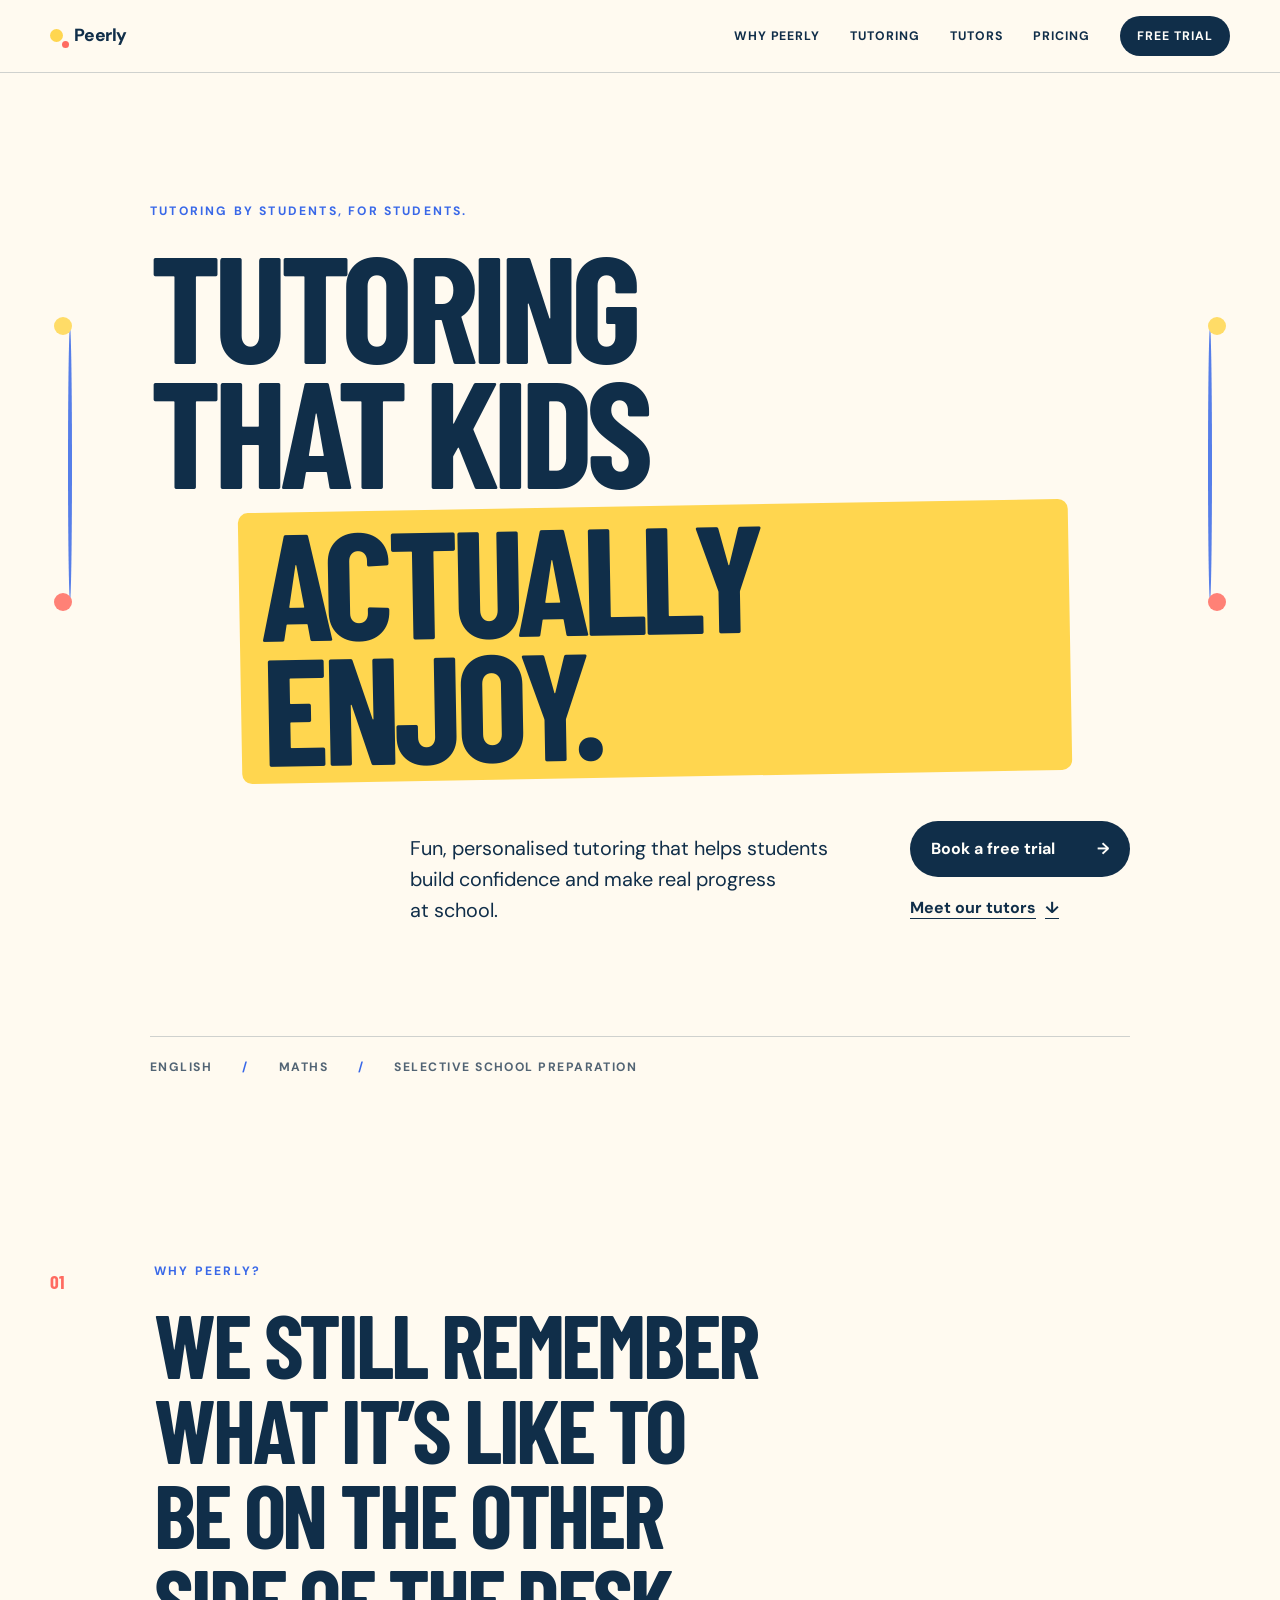
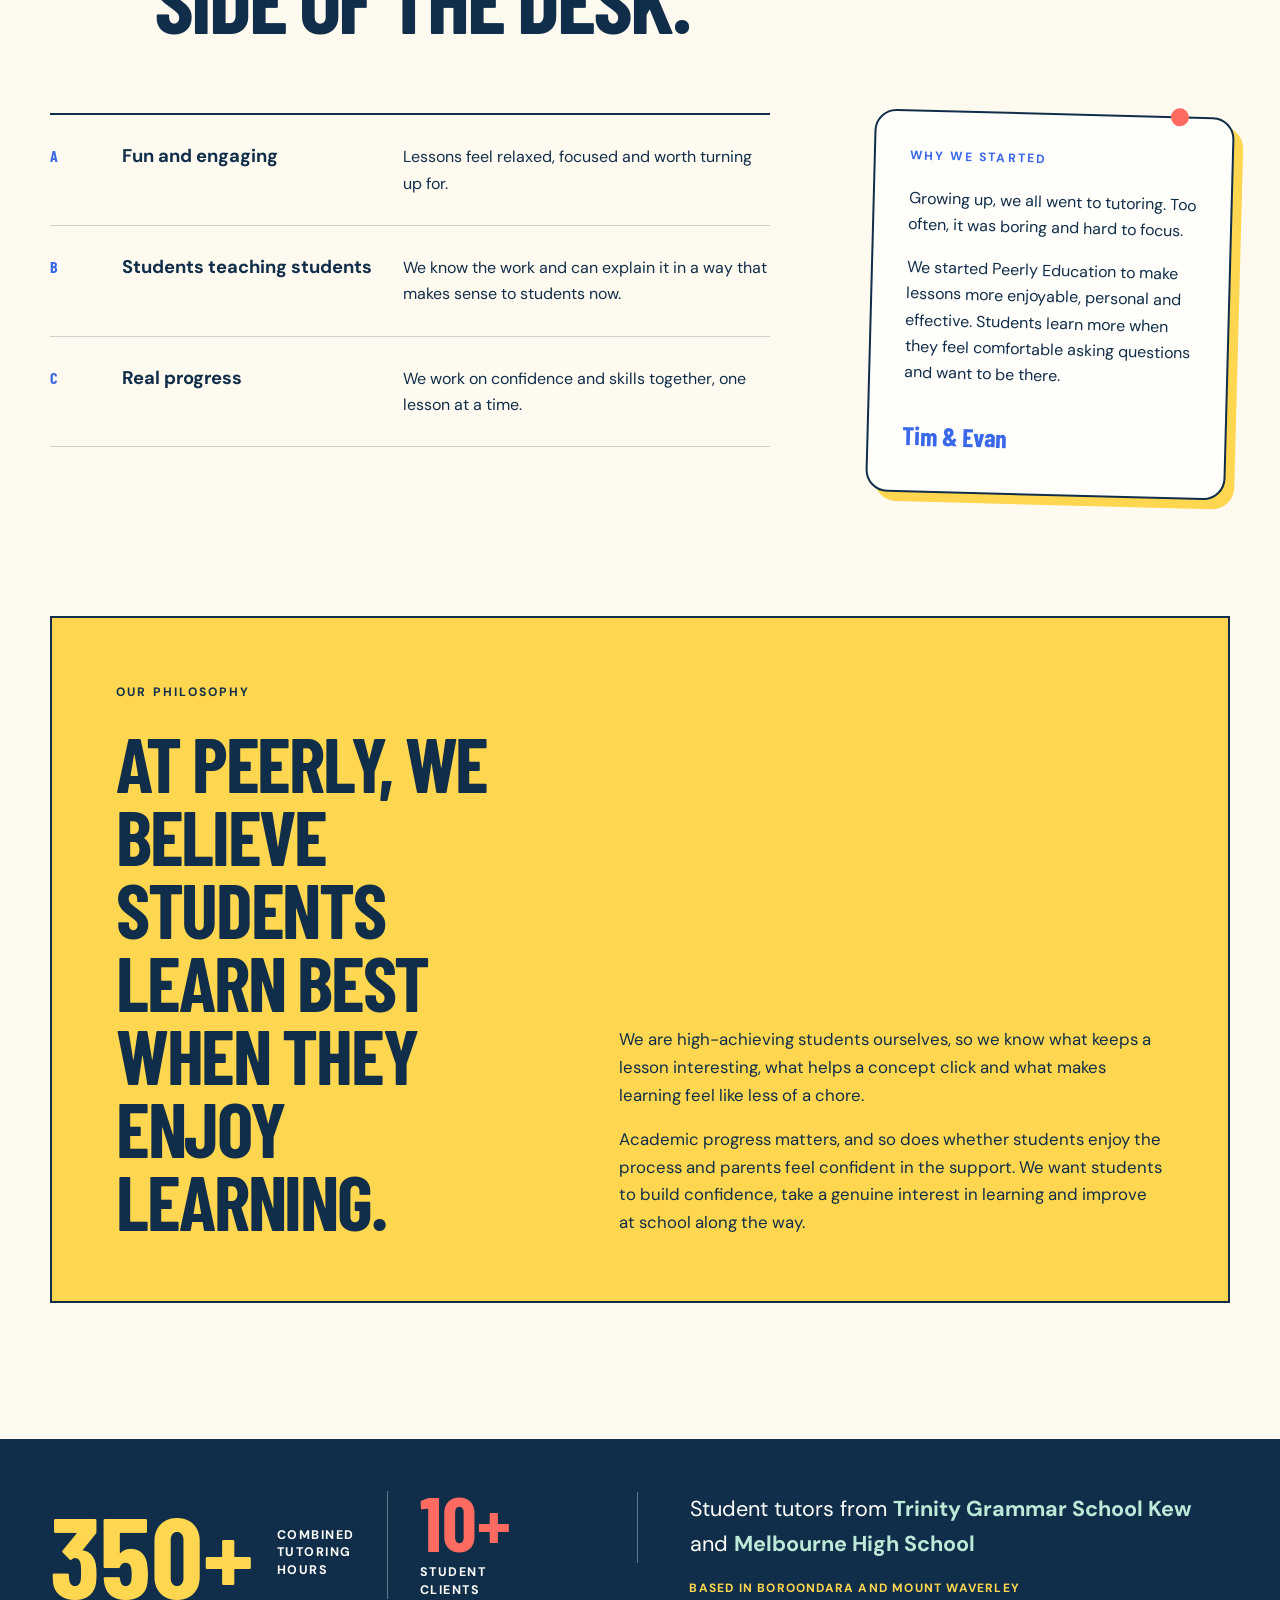
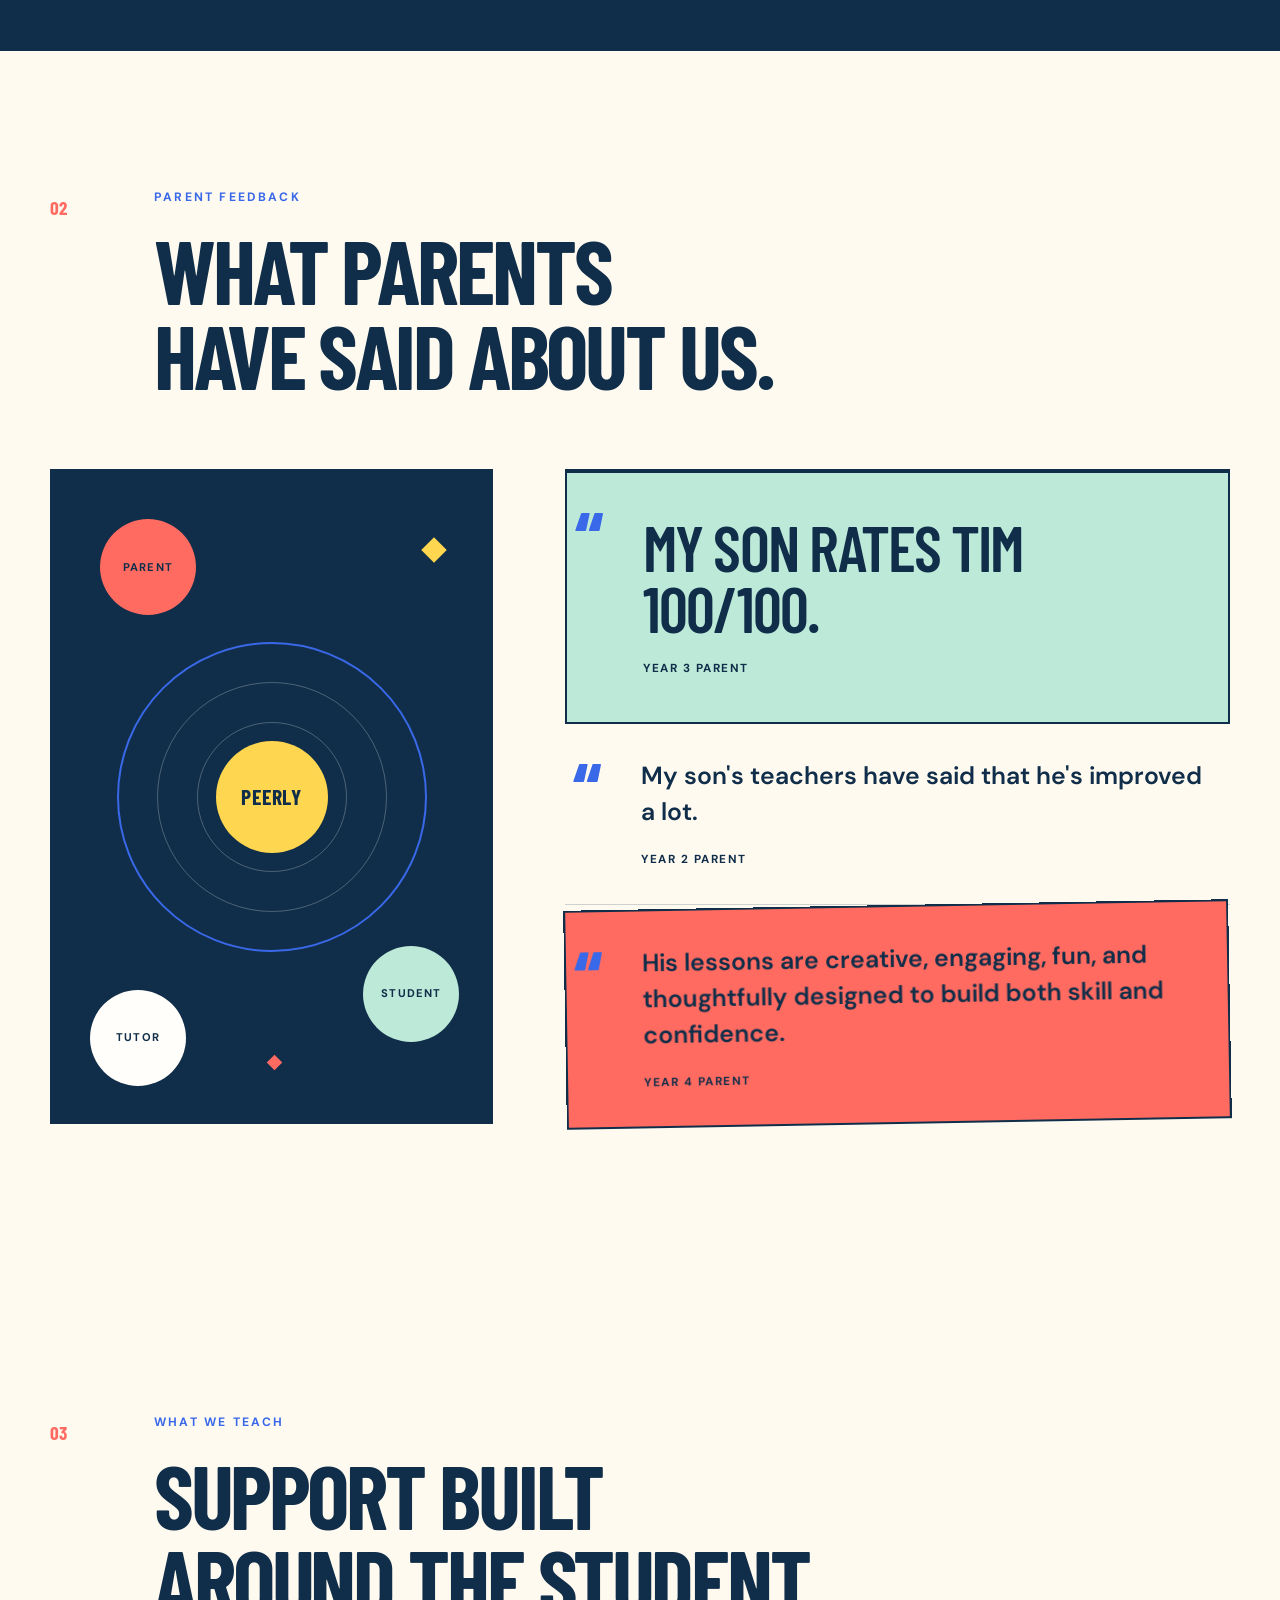
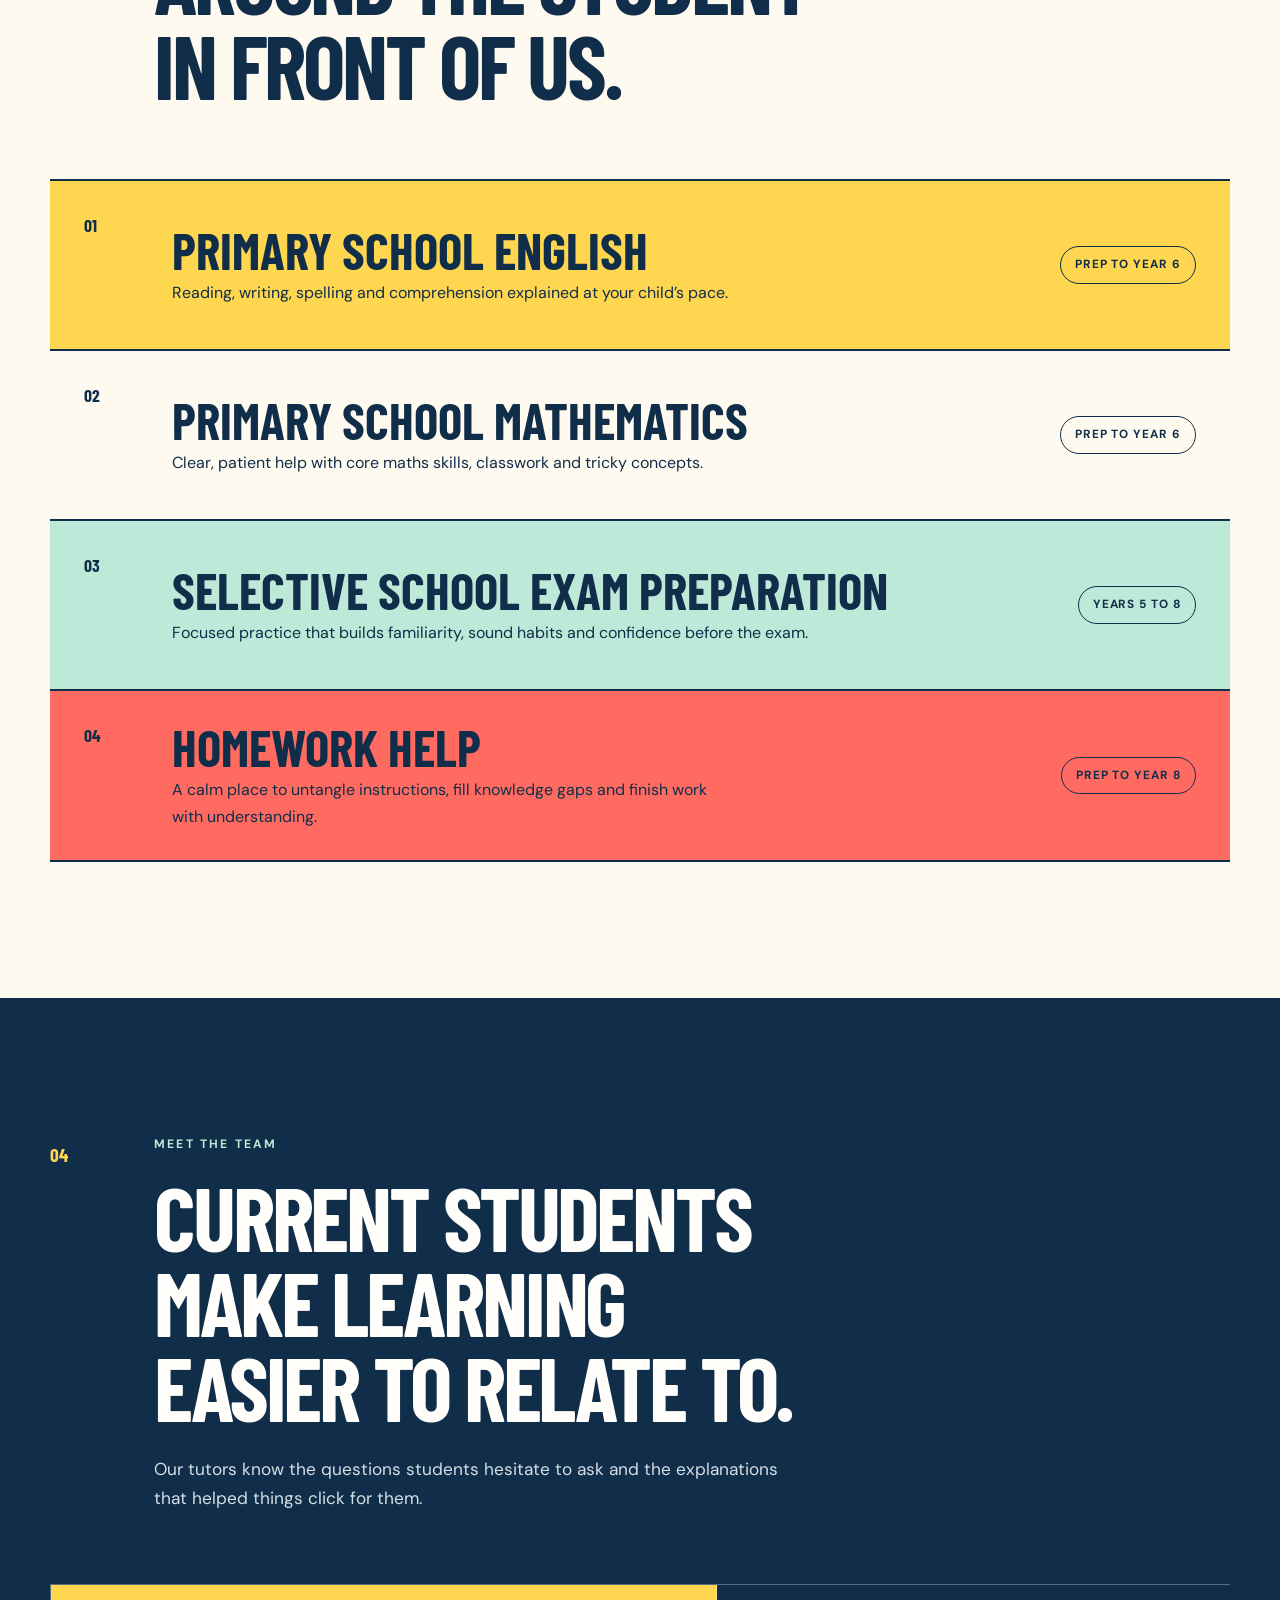
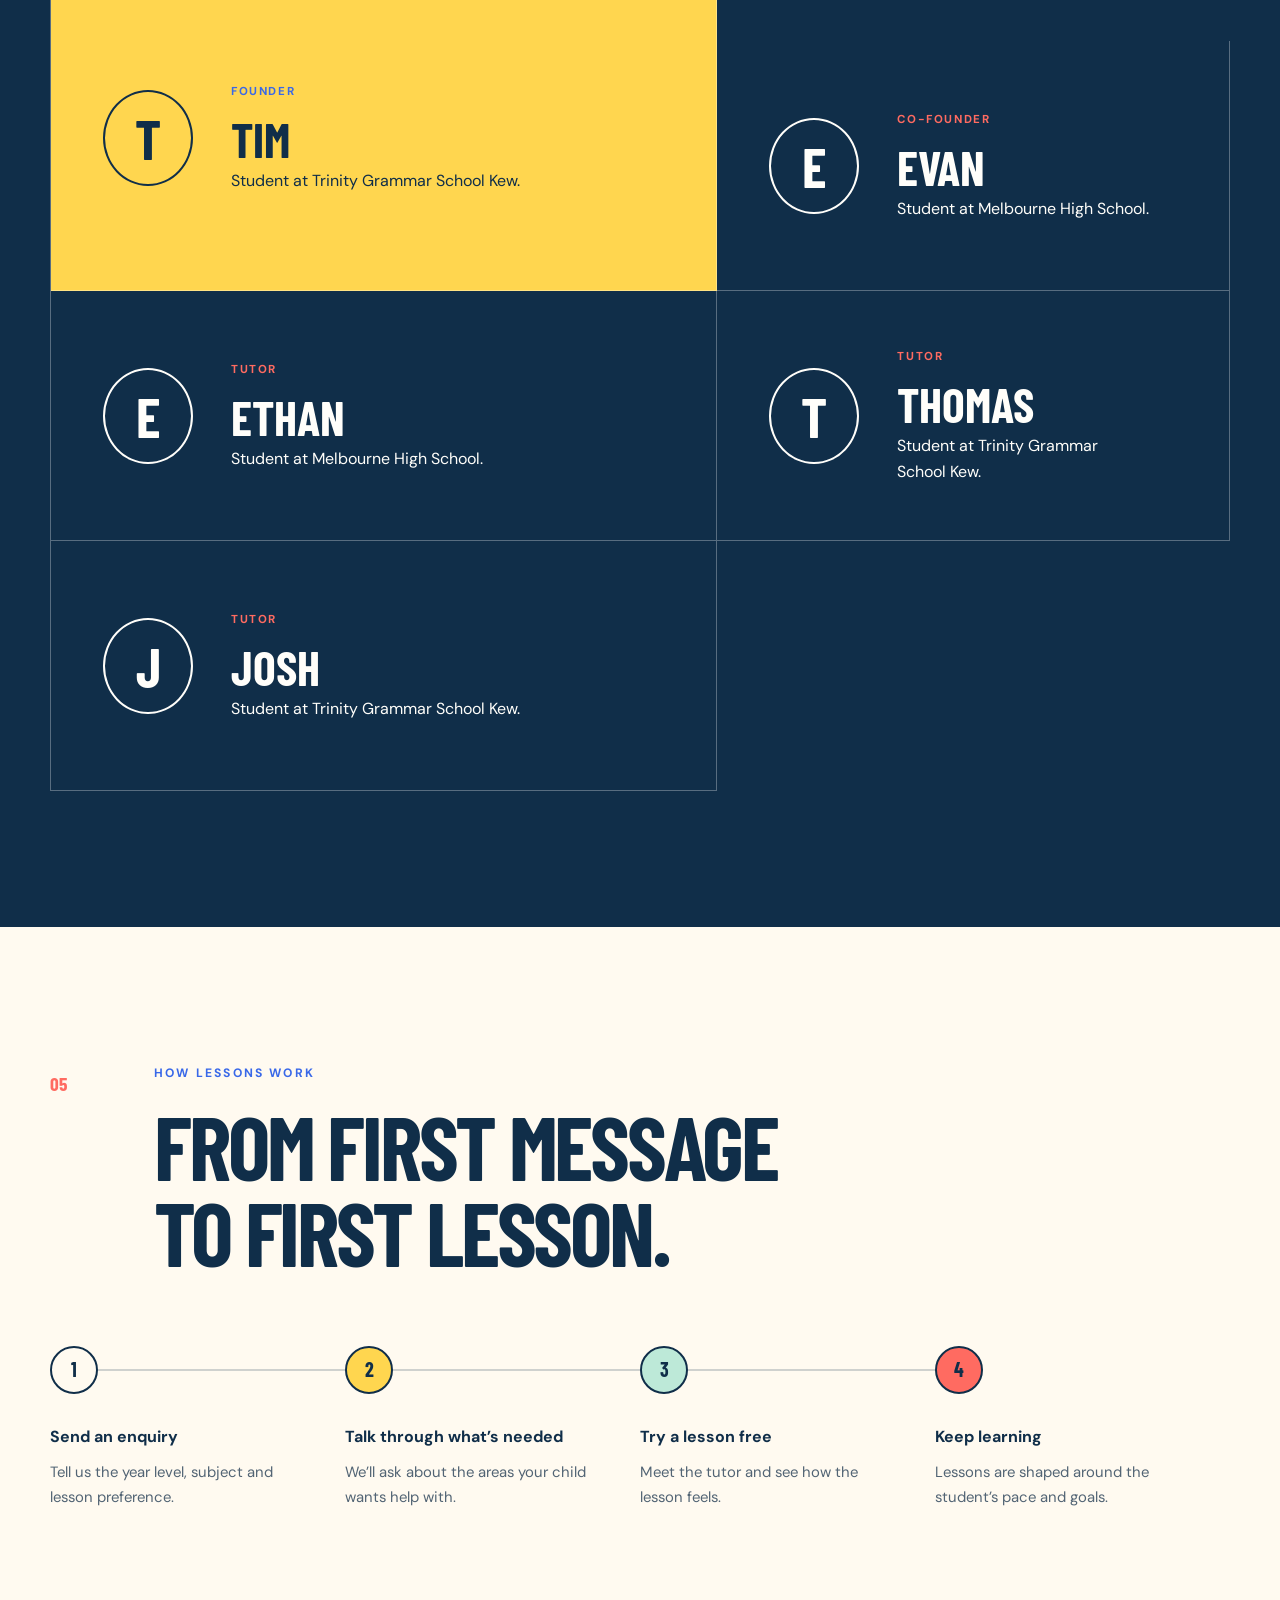
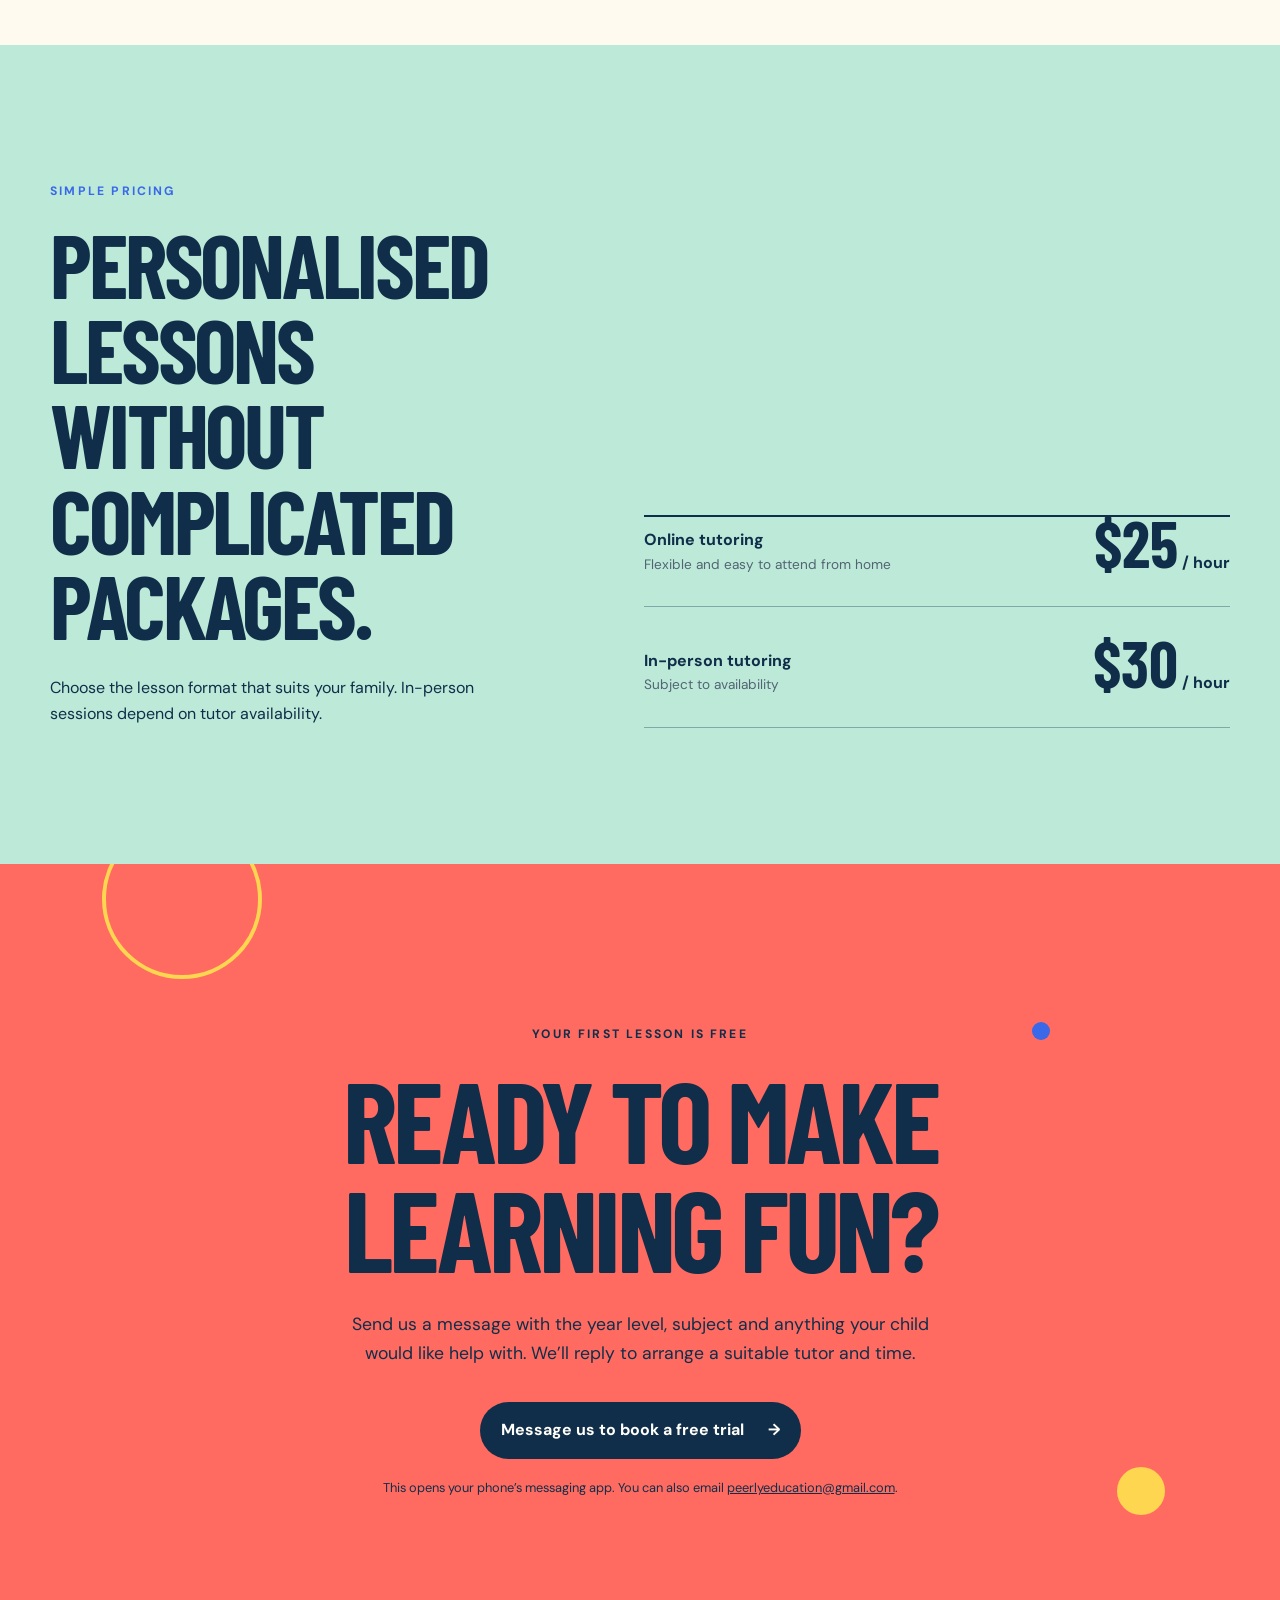
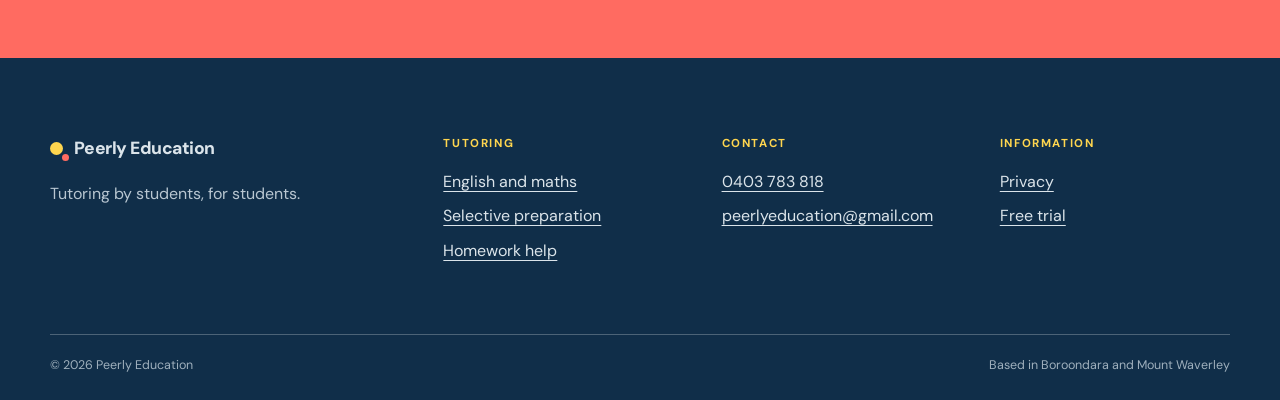
<file: index.html>
<!doctype html>
<html lang="en-AU">
<head>
  <meta charset="utf-8">
  <meta name="viewport" content="width=device-width, initial-scale=1">
  <title>Peerly Education | Tutoring students enjoy</title>
  <meta name="description" content="Friendly English, maths, homework and selective school tutoring from current Melbourne students. Book a free trial with Peerly Education.">
  <meta property="og:title" content="Peerly Education | Tutoring students enjoy">
  <meta property="og:description" content="Personalised tutoring from current students who remember what learning feels like.">
  <meta property="og:type" content="website">
  <meta property="og:image" content="assets/og-image.svg">
  <meta name="theme-color" content="#102e49">
  <link rel="icon" href="assets/favicon.svg" type="image/svg+xml">
  <link rel="preconnect" href="https://fonts.googleapis.com">
  <link rel="preconnect" href="https://fonts.gstatic.com" crossorigin>
  <link href="https://fonts.googleapis.com/css2?family=Barlow+Condensed:wght@600;700&family=DM+Sans:wght@400;500;600;700&display=swap" rel="stylesheet">
  <link rel="stylesheet" href="assets/styles.css">
  <script src="config.js" defer></script>
  <script src="assets/main.js" defer></script>
</head>
<body>
  <a class="skip-link" href="#main">Skip to content</a>
  <header class="site-header" data-header>
    <div class="nav-wrap">
      <a class="wordmark" href="#top" aria-label="Peerly Education home">
        <span class="wordmark-dot" aria-hidden="true"></span>
        <span>Peerly</span>
      </a>
      <button class="menu-button" id="menu-toggle" type="button" aria-expanded="false" aria-controls="site-nav">
        <span>Menu</span>
        <span class="menu-lines" aria-hidden="true"></span>
      </button>
      <nav class="site-nav" id="site-nav" aria-label="Main navigation">
        <a href="#why-peerly">Why Peerly</a>
        <a href="#services">Tutoring</a>
        <a href="#team">Tutors</a>
        <a href="#pricing">Pricing</a>
        <a class="nav-cta" href="#free-trial">Free trial</a>
      </nav>
    </div>
  </header>

  <main id="main">
    <section class="hero" id="top">
      <div class="hero-orbit hero-orbit-left" aria-hidden="true"><span></span><i></i></div>
      <div class="hero-orbit hero-orbit-right" aria-hidden="true"><span></span><i></i></div>
      <div class="hero-inner">
        <p class="eyebrow">Tutoring by students, for students.</p>
        <h1>Tutoring that kids <mark>actually enjoy.</mark></h1>
        <div class="hero-bottom">
          <p class="hero-copy">Fun, personalised tutoring that helps students build confidence and make real progress at school.</p>
          <div class="hero-actions">
            <a class="button button-primary" href="#free-trial">Book a free trial <span aria-hidden="true">→</span></a>
            <a class="text-link" href="#team">Meet our tutors <span aria-hidden="true">↓</span></a>
          </div>
        </div>
        <p class="subject-line"><span>English</span><span>Maths</span><span>Selective school preparation</span></p>
      </div>
    </section>

    <section class="why section" id="why-peerly">
      <div class="section-heading">
        <p class="section-number">01</p>
        <div>
          <p class="eyebrow">Why Peerly?</p>
          <h2>We still remember what it’s like to be on the other side of the desk.</h2>
        </div>
      </div>
      <div class="why-layout">
        <div class="principles" aria-label="Our teaching philosophy">
          <article>
            <p class="principle-index">A</p>
            <h3>Fun and engaging</h3>
            <p>Lessons feel relaxed, focused and worth turning up for.</p>
          </article>
          <article>
            <p class="principle-index">B</p>
            <h3>Students teaching students</h3>
            <p>We know the work and can explain it in a way that makes sense to students now.</p>
          </article>
          <article>
            <p class="principle-index">C</p>
            <h3>Real progress</h3>
            <p>We work on confidence and skills together, one lesson at a time.</p>
          </article>
        </div>
        <aside class="founder-note">
          <p class="eyebrow">Why we started</p>
          <p>Growing up, we all went to tutoring. Too often, it was boring and hard to focus.</p>
          <p>We started Peerly Education to make lessons more enjoyable, personal and effective. Students learn more when they feel comfortable asking questions and want to be there.</p>
          <div class="signature">Tim &amp; Evan</div>
        </aside>
      </div>
      <div class="philosophy-statement">
        <p class="eyebrow">Our philosophy</p>
        <p class="philosophy-lead">At Peerly, we believe students learn best when they enjoy learning.</p>
        <div class="philosophy-copy">
          <p>We are high-achieving students ourselves, so we know what keeps a lesson interesting, what helps a concept click and what makes learning feel like less of a chore.</p>
          <p>Academic progress matters, and so does whether students enjoy the process and parents feel confident in the support. We want students to build confidence, take a genuine interest in learning and improve at school along the way.</p>
        </div>
      </div>
    </section>

    <section class="credibility" aria-label="Peerly Education experience">
      <div class="credibility-inner">
        <div class="stat-group">
          <p class="stat"><strong>350+</strong><span>combined tutoring hours</span></p>
          <p class="stat stat-secondary"><strong>10+</strong><span>student clients</span></p>
        </div>
        <div class="credibility-details">
          <p class="school-note">Student tutors from <strong>Trinity Grammar School Kew</strong> and <strong>Melbourne High School</strong></p>
          <p class="location-note" data-service-area>Based in Boroondara and Mount Waverley</p>
        </div>
      </div>
    </section>

    <section class="testimonials section" id="testimonials">
      <div class="section-heading">
        <p class="section-number">02</p>
        <div>
          <p class="eyebrow">Parent feedback</p>
          <h2>What parents have said about us.</h2>
        </div>
      </div>
      <div class="testimonial-layout">
        <div class="feedback-visual" aria-hidden="true">
          <div class="feedback-ring"></div>
          <div class="feedback-centre">Peerly</div>
          <div class="feedback-node feedback-parent">Parent</div>
          <div class="feedback-node feedback-student">Student</div>
          <div class="feedback-node feedback-tutor">Tutor</div>
          <span class="feedback-spark feedback-spark-one"></span>
          <span class="feedback-spark feedback-spark-two"></span>
        </div>
        <div class="testimonial-notes">
          <figure class="testimonial-note testimonial-note-featured">
            <blockquote>My son rates Tim 100/100.</blockquote>
            <figcaption>Year 3 parent</figcaption>
          </figure>
          <figure class="testimonial-note">
            <blockquote>My son's teachers have said that he's improved a lot.</blockquote>
            <figcaption>Year 2 parent</figcaption>
          </figure>
          <figure class="testimonial-note testimonial-note-coral">
            <blockquote>His lessons are creative, engaging, fun, and thoughtfully designed to build both skill and confidence.</blockquote>
            <figcaption>Year 4 parent</figcaption>
          </figure>
        </div>
      </div>
    </section>

    <section class="services section" id="services">
      <div class="section-heading">
        <p class="section-number">03</p>
        <div>
          <p class="eyebrow">What we teach</p>
          <h2>Support built around the student in front of us.</h2>
        </div>
      </div>
      <div class="service-list">
        <article class="service-item service-yellow">
          <p class="service-count">01</p>
          <div><h3>Primary school English</h3><p>Reading, writing, spelling and comprehension explained at your child’s pace.</p></div>
          <p class="year-pill">Prep to Year 6</p>
        </article>
        <article class="service-item">
          <p class="service-count">02</p>
          <div><h3>Primary school mathematics</h3><p>Clear, patient help with core maths skills, classwork and tricky concepts.</p></div>
          <p class="year-pill">Prep to Year 6</p>
        </article>
        <article class="service-item service-mint">
          <p class="service-count">03</p>
          <div><h3>Selective school exam preparation</h3><p>Focused practice that builds familiarity, sound habits and confidence before the exam.</p></div>
          <p class="year-pill">Years 5 to 8</p>
        </article>
        <article class="service-item service-coral">
          <p class="service-count">04</p>
          <div><h3>Homework help</h3><p>A calm place to untangle instructions, fill knowledge gaps and finish work with understanding.</p></div>
          <p class="year-pill">Prep to Year 8</p>
        </article>
      </div>
    </section>

    <section class="team section" id="team">
      <div class="section-heading section-heading-light">
        <p class="section-number">04</p>
        <div>
          <p class="eyebrow">Meet the team</p>
          <h2>Current students make learning easier to relate to.</h2>
          <p class="heading-copy">Our tutors know the questions students hesitate to ask and the explanations that helped things click for them.</p>
        </div>
      </div>
      <div class="team-grid">
        <article class="person person-featured">
          <div class="person-mark" aria-hidden="true">T</div>
          <div><p class="person-role">Founder</p><h3>Tim</h3><p>Student at Trinity Grammar School Kew.</p></div>
        </article>
        <article class="person">
          <div class="person-mark" aria-hidden="true">E</div>
          <div><p class="person-role">Co-founder</p><h3>Evan</h3><p>Student at Melbourne High School.</p></div>
        </article>
        <article class="person">
          <div class="person-mark" aria-hidden="true">E</div>
          <div><p class="person-role">Tutor</p><h3>Ethan</h3><p>Student at Melbourne High School.</p></div>
        </article>
        <article class="person">
          <div class="person-mark" aria-hidden="true">T</div>
          <div><p class="person-role">Tutor</p><h3>Thomas</h3><p>Student at Trinity Grammar School Kew.</p></div>
        </article>
        <article class="person">
          <div class="person-mark" aria-hidden="true">J</div>
          <div><p class="person-role">Tutor</p><h3>Josh</h3><p>Student at Trinity Grammar School Kew.</p></div>
        </article>
      </div>
    </section>

    <section class="lesson-process section" id="how-it-works">
      <div class="section-heading">
        <p class="section-number">05</p>
        <div><p class="eyebrow">How lessons work</p><h2>From first message to first lesson.</h2></div>
      </div>
      <ol class="steps">
        <li><span>1</span><div><h3>Send an enquiry</h3><p>Tell us the year level, subject and lesson preference.</p></div></li>
        <li><span>2</span><div><h3>Talk through what’s needed</h3><p>We’ll ask about the areas your child wants help with.</p></div></li>
        <li><span>3</span><div><h3>Try a lesson free</h3><p>Meet the tutor and see how the lesson feels.</p></div></li>
        <li><span>4</span><div><h3>Keep learning</h3><p>Lessons are shaped around the student’s pace and goals.</p></div></li>
      </ol>
    </section>

    <section class="pricing section" id="pricing">
      <div class="pricing-copy">
        <p class="eyebrow">Simple pricing</p>
        <h2>Personalised lessons without complicated packages.</h2>
        <p>Choose the lesson format that suits your family. In-person sessions depend on tutor availability.</p>
      </div>
      <div class="price-list">
        <article><div><p>Online tutoring</p><span>Flexible and easy to attend from home</span></div><p class="price"><strong>$25</strong> / hour</p></article>
        <article><div><p>In-person tutoring</p><span>Subject to availability</span></div><p class="price"><strong>$30</strong> / hour</p></article>
      </div>
    </section>

    <section class="trial" id="free-trial">
      <div class="trial-decoration" aria-hidden="true"><span></span><span></span><span></span></div>
      <div class="trial-inner">
        <p class="eyebrow">Your first lesson is free</p>
        <h2>Ready to make learning fun?</h2>
        <p>Send us a message with the year level, subject and anything your child would like help with. We’ll reply to arrange a suitable tutor and time.</p>
        <a class="button button-dark" id="booking-link" href="sms:+61403783818" data-booking-link>Message us to book a free trial <span aria-hidden="true">→</span></a>
        <p class="booking-status">This opens your phone’s messaging app. You can also email <a href="mailto:peerlyeducation@gmail.com">peerlyeducation@gmail.com</a>.</p>
      </div>
    </section>
  </main>

  <footer class="site-footer">
    <div class="footer-top">
      <div><a class="wordmark wordmark-light" href="#top"><span class="wordmark-dot" aria-hidden="true"></span><span>Peerly Education</span></a><p>Tutoring by students, for students.</p></div>
      <div><p class="footer-label">Tutoring</p><a href="#services">English and maths</a><a href="#services">Selective preparation</a><a href="#services">Homework help</a></div>
      <div><p class="footer-label">Contact</p><p data-contact-placeholder>Contact details to be confirmed before publication.</p><a class="hidden" data-contact-phone href="#"></a><a class="hidden" data-contact-email href="#"></a></div>
      <div><p class="footer-label">Information</p><a href="privacy.html">Privacy</a><a href="#free-trial">Free trial</a></div>
    </div>
    <div class="footer-bottom"><p>© <span data-current-year></span> Peerly Education</p><p data-service-area>Melbourne, Victoria</p></div>
  </footer>
</body>
</html>
</file>
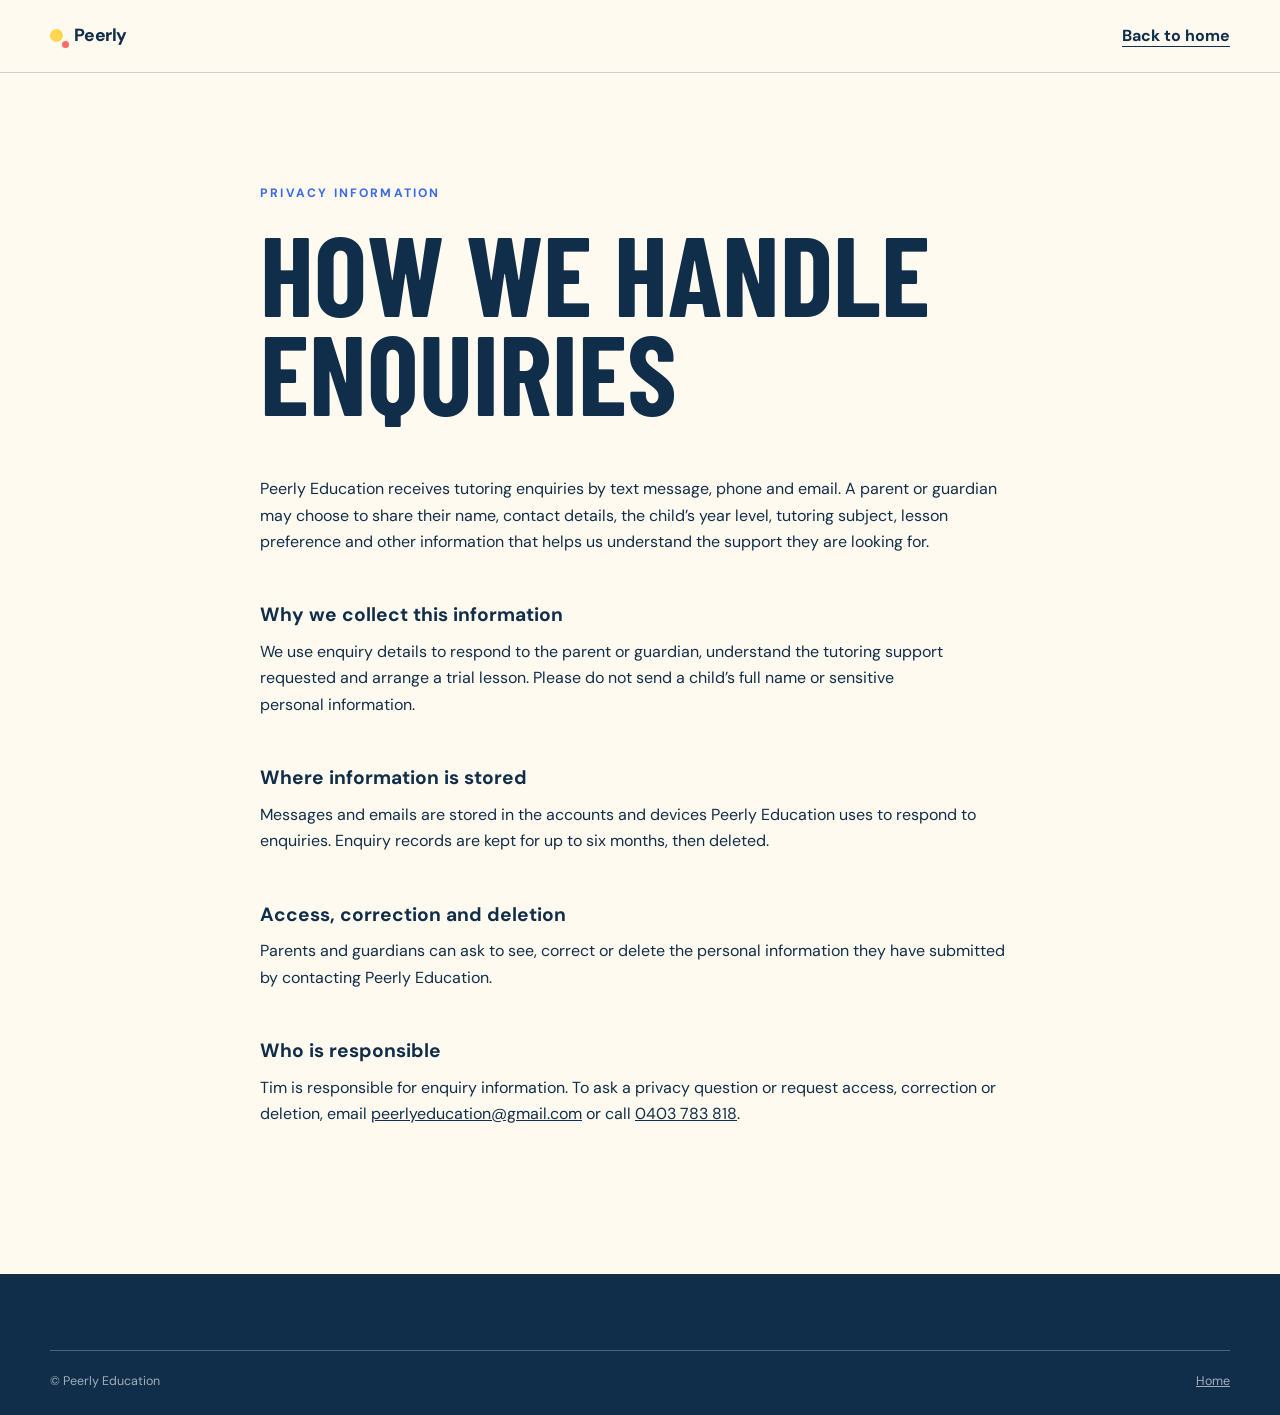
<file: privacy.html>
<!doctype html>
<html lang="en-AU">
<head>
  <meta charset="utf-8">
  <meta name="viewport" content="width=device-width, initial-scale=1">
  <title>Privacy | Peerly Education</title>
  <meta name="description" content="How Peerly Education handles tutoring enquiries.">
  <link rel="icon" href="assets/favicon.svg" type="image/svg+xml">
  <link rel="preconnect" href="https://fonts.googleapis.com">
  <link rel="preconnect" href="https://fonts.gstatic.com" crossorigin>
  <link href="https://fonts.googleapis.com/css2?family=Barlow+Condensed:wght@600;700&family=DM+Sans:wght@400;500;600;700&display=swap" rel="stylesheet">
  <link rel="stylesheet" href="assets/styles.css">
</head>
<body class="privacy-page">
  <a class="skip-link" href="#main">Skip to content</a>
  <header class="site-header"><div class="nav-wrap"><a class="wordmark" href="index.html"><span class="wordmark-dot" aria-hidden="true"></span><span>Peerly</span></a><a class="text-link" href="index.html">Back to home</a></div></header>
  <main class="privacy-main" id="main">
    <p class="eyebrow">Privacy information</p>
    <h1>How we handle enquiries</h1>
    <p>Peerly Education receives tutoring enquiries by text message, phone and email. A parent or guardian may choose to share their name, contact details, the child’s year level, tutoring subject, lesson preference and other information that helps us understand the support they are looking for.</p>
    <h2>Why we collect this information</h2>
    <p>We use enquiry details to respond to the parent or guardian, understand the tutoring support requested and arrange a trial lesson. Please do not send a child’s full name or sensitive personal information.</p>
    <h2>Where information is stored</h2>
    <p>Messages and emails are stored in the accounts and devices Peerly Education uses to respond to enquiries. Enquiry records are kept for up to six months, then deleted.</p>
    <h2>Access, correction and deletion</h2>
    <p>Parents and guardians can ask to see, correct or delete the personal information they have submitted by contacting Peerly Education.</p>
    <h2>Who is responsible</h2>
    <p>Tim is responsible for enquiry information. To ask a privacy question or request access, correction or deletion, email <a href="mailto:peerlyeducation@gmail.com">peerlyeducation@gmail.com</a> or call <a href="tel:+61403783818">0403 783 818</a>.</p>
  </main>
  <footer class="site-footer"><div class="footer-bottom"><p>© Peerly Education</p><a href="index.html">Home</a></div></footer>
</body>
</html>
</file>
<file: assets/styles.css>
:root {
  --ink: #102e49;
  --blue: #3968e8;
  --paper: #fffaf0;
  --white: #fffefa;
  --yellow: #ffd64f;
  --coral: #ff6b61;
  --mint: #bde9d8;
  --line: rgba(16, 46, 73, 0.2);
  --muted: #526474;
  --display: "Barlow Condensed", sans-serif;
  --body: "DM Sans", sans-serif;
  --page: min(1180px, calc(100% - 40px));
  --radius: 22px;
}

* { box-sizing: border-box; }
html { scroll-behavior: smooth; scroll-padding-top: 88px; }
body { margin: 0; overflow-x: hidden; background: var(--paper); color: var(--ink); font-family: var(--body); font-size: 16px; line-height: 1.65; }
body::before { content: ""; position: fixed; inset: 0; z-index: -1; opacity: 0.17; pointer-events: none; background-image: radial-gradient(var(--ink) 0.55px, transparent 0.55px); background-size: 18px 18px; }
a { color: inherit; }
button, a { -webkit-tap-highlight-color: transparent; }
button { font: inherit; }
h1, h2, h3, p { margin-top: 0; }
h1, h2, h3 { text-wrap: balance; }
p { text-wrap: pretty; }
.skip-link { position: fixed; top: 8px; left: 8px; z-index: 200; padding: 10px 16px; transform: translateY(-150%); background: var(--yellow); color: var(--ink); font-weight: 700; }
.skip-link:focus { transform: translateY(0); }
:focus-visible { outline: 3px solid var(--blue); outline-offset: 4px; }
.hidden { display: none !important; }

.site-header { position: sticky; top: 0; z-index: 100; background: rgba(255, 250, 240, 0.92); border-bottom: 1px solid var(--line); backdrop-filter: blur(12px); }
.nav-wrap { width: var(--page); min-height: 72px; margin: 0 auto; display: flex; align-items: center; justify-content: space-between; gap: 24px; }
.wordmark { display: inline-flex; align-items: center; gap: 11px; color: var(--ink); font-size: 1.1rem; font-weight: 800; text-decoration: none; letter-spacing: -0.03em; }
.wordmark-dot { width: 13px; height: 13px; border-radius: 50%; background: var(--yellow); box-shadow: 9px 9px 0 -3px var(--coral); }
.site-nav { display: flex; align-items: center; gap: 30px; }
.site-nav a { position: relative; font-size: 0.77rem; font-weight: 700; letter-spacing: 0.08em; text-decoration: none; text-transform: uppercase; }
.site-nav a:not(.nav-cta)::after { content: ""; position: absolute; right: 0; bottom: -5px; left: 0; height: 2px; transform: scaleX(0); transform-origin: right; background: var(--blue); transition: transform 260ms ease; }
.site-nav a:hover::after { transform: scaleX(1); transform-origin: left; }
.nav-cta { padding: 10px 17px; border-radius: 999px; background: var(--ink); color: var(--white); }
.menu-button { display: none; min-width: 44px; min-height: 44px; border: 0; background: transparent; color: var(--ink); font-size: 0.78rem; font-weight: 700; letter-spacing: 0.08em; text-transform: uppercase; }

.hero { position: relative; min-height: calc(100svh - 72px); padding: clamp(72px, 10vw, 128px) 0 48px; display: grid; align-items: center; overflow: hidden; }
.hero-inner { width: min(980px, calc(100% - 40px)); margin: 0 auto; position: relative; }
.eyebrow { margin-bottom: 20px; color: var(--blue); font-size: 0.76rem; font-weight: 700; letter-spacing: 0.18em; text-transform: uppercase; }
.hero h1 { max-width: 920px; margin-bottom: 44px; font-family: var(--display); font-size: clamp(4.5rem, 12vw, 9.5rem); font-weight: 700; letter-spacing: -0.045em; line-height: 0.82; text-transform: uppercase; }
.hero h1 mark { display: table; margin: 16px 0 0 clamp(0px, 7vw, 90px); padding: 0.04em 0.14em 0.1em; transform: rotate(-1deg); border-radius: 10px; background: var(--yellow); color: var(--ink); }
.hero-bottom { max-width: 720px; margin-left: auto; display: grid; grid-template-columns: minmax(0, 1.2fr) auto; align-items: end; gap: 48px; }
.hero-copy { margin: 0; font-size: clamp(1rem, 2vw, 1.24rem); line-height: 1.55; }
.hero-actions { display: flex; align-items: flex-start; flex-direction: column; gap: 14px; }
.button { min-height: 50px; padding: 13px 19px; display: inline-flex; align-items: center; justify-content: space-between; gap: 24px; border: 2px solid transparent; border-radius: 999px; font-weight: 700; text-decoration: none; transition: transform 240ms ease, background-color 240ms ease, color 240ms ease; }
.button:hover { transform: translateY(-2px); }
.button-primary { min-width: 220px; background: var(--ink); color: var(--white); }
.button-primary:hover { background: var(--blue); }
.text-link { display: inline-flex; align-items: center; gap: 9px; padding: 4px 0; font-weight: 700; text-decoration-thickness: 1px; text-underline-offset: 5px; }
.subject-line { margin: clamp(64px, 9vw, 110px) 0 0; padding-top: 20px; border-top: 1px solid var(--line); display: flex; gap: 14px 30px; flex-wrap: wrap; color: var(--muted); font-size: 0.76rem; font-weight: 700; letter-spacing: 0.12em; text-transform: uppercase; }
.subject-line span + span::before { content: "/"; margin-right: 30px; color: var(--blue); }
.hero-orbit { position: absolute; width: 160px; height: 320px; top: 22%; opacity: 0.85; }
.hero-orbit::before { content: ""; position: absolute; top: 24px; bottom: 24px; width: 4px; border-radius: 50%; background: var(--blue); }
.hero-orbit span, .hero-orbit i { position: absolute; width: 18px; height: 18px; border-radius: 50%; }
.hero-orbit span { top: 13px; background: var(--yellow); }
.hero-orbit i { bottom: 13px; background: var(--coral); }
.hero-orbit-left { left: -88px; }
.hero-orbit-right { right: -88px; transform: scaleX(-1); }
.hero-orbit-left::before, .hero-orbit-left span, .hero-orbit-left i, .hero-orbit-right::before, .hero-orbit-right span, .hero-orbit-right i { right: 0; }

.section { width: var(--page); margin: 0 auto; padding: clamp(88px, 11vw, 136px) 0; }
.section-heading { margin-bottom: 72px; display: grid; grid-template-columns: 80px minmax(0, 760px); gap: 24px; }
.section-heading h2, .pricing h2, .trial h2 { margin: 0; font-family: var(--display); font-size: clamp(3.2rem, 7vw, 6rem); font-weight: 700; letter-spacing: -0.035em; line-height: 0.95; text-transform: uppercase; }
.section-number { padding-top: 5px; color: var(--coral); font-family: var(--display); font-size: 1.2rem; font-weight: 700; }
.why-layout { display: grid; grid-template-columns: minmax(0, 1.5fr) minmax(280px, 0.75fr); align-items: start; gap: clamp(40px, 8vw, 100px); }
.principles { border-top: 2px solid var(--ink); }
.principles article { padding: 28px 0; display: grid; grid-template-columns: 48px minmax(200px, 0.7fr) 1fr; align-items: baseline; gap: 24px; border-bottom: 1px solid var(--line); }
.principles h3 { margin: 0; font-size: 1.15rem; line-height: 1.3; }
.principles p { margin: 0; }
.principle-index { color: var(--blue); font-family: var(--display); font-weight: 700; }
.founder-note { position: relative; padding: 34px; transform: rotate(1.5deg); border: 2px solid var(--ink); border-radius: var(--radius); background: var(--white); box-shadow: 9px 9px 0 var(--yellow); }
.founder-note::before { content: ""; position: absolute; width: 18px; height: 18px; top: -10px; right: 44px; border-radius: 50%; background: var(--coral); }
.founder-note p:not(.eyebrow) { font-size: 1rem; }
.signature { margin-top: 28px; color: var(--blue); font-family: var(--display); font-size: 1.6rem; font-weight: 700; }
.philosophy-statement { margin-top: clamp(80px, 10vw, 120px); padding: clamp(36px, 6vw, 64px); display: grid; grid-template-columns: minmax(250px, 0.85fr) minmax(0, 1.15fr); gap: 24px clamp(40px, 8vw, 100px); border: 2px solid var(--ink); background: var(--yellow); }
.philosophy-statement .eyebrow { grid-column: 1 / -1; margin-bottom: 0; color: var(--ink); }
.philosophy-lead { margin: 0; font-family: var(--display); font-size: clamp(2.8rem, 6vw, 5.2rem); font-weight: 700; letter-spacing: -0.03em; line-height: 0.95; text-transform: uppercase; }
.philosophy-copy { align-self: end; }
.philosophy-copy p { font-size: 1.05rem; }
.philosophy-copy p:last-child { margin-bottom: 0; }

.credibility { padding: 52px 0; background: var(--ink); color: var(--white); }
.credibility-inner { width: var(--page); margin: 0 auto; display: grid; grid-template-columns: 1fr 1.15fr; align-items: center; gap: 72px; }
.stat-group { display: grid; grid-template-columns: 1.2fr 0.8fr; align-items: end; gap: 32px; }
.stat { margin: 0; display: flex; align-items: center; gap: 24px; }
.stat strong { color: var(--yellow); font-family: var(--display); font-size: clamp(4.5rem, 9vw, 7.5rem); line-height: 0.8; }
.stat span { max-width: 150px; font-size: 0.78rem; font-weight: 700; letter-spacing: 0.12em; line-height: 1.4; text-transform: uppercase; }
.stat-secondary { align-items: flex-start; flex-direction: column; gap: 12px; padding-left: 32px; border-left: 1px solid rgba(255,255,255,0.35); }
.stat-secondary strong { color: var(--coral); font-size: clamp(3.5rem, 6vw, 5.5rem); }
.school-note { margin: 0; padding-left: 52px; border-left: 1px solid rgba(255,255,255,0.35); font-size: clamp(1.05rem, 2vw, 1.35rem); }
.school-note strong { color: var(--mint); }
.location-note { margin: 16px 0 0 52px; color: var(--yellow); font-size: 0.75rem; font-weight: 700; letter-spacing: 0.1em; text-transform: uppercase; }

.testimonials { padding-bottom: clamp(96px, 12vw, 152px); }
.testimonial-layout { display: grid; grid-template-columns: minmax(320px, 0.8fr) minmax(0, 1.2fr); align-items: stretch; gap: clamp(32px, 6vw, 72px); }
.testimonial-layout figure { margin: 0; }
.feedback-visual { position: relative; min-height: 520px; overflow: hidden; border: 2px solid var(--ink); background: var(--ink); }
.feedback-ring { position: absolute; width: 310px; height: 310px; top: 50%; left: 50%; transform: translate(-50%, -50%); border: 2px solid var(--blue); border-radius: 50%; }
.feedback-ring::before, .feedback-ring::after { content: ""; position: absolute; border: 1px solid rgba(255,255,255,0.25); border-radius: 50%; }
.feedback-ring::before { inset: 38px; }
.feedback-ring::after { inset: 78px; }
.feedback-centre, .feedback-node { position: absolute; display: grid; place-items: center; border-radius: 50%; font-size: 0.7rem; font-weight: 700; letter-spacing: 0.1em; text-transform: uppercase; }
.feedback-centre { width: 112px; height: 112px; top: 50%; left: 50%; transform: translate(-50%, -50%); background: var(--yellow); color: var(--ink); font-family: var(--display); font-size: 1.35rem; letter-spacing: 0.04em; }
.feedback-node { width: 96px; height: 96px; color: var(--ink); }
.feedback-parent { top: 48px; left: 48px; background: var(--coral); }
.feedback-student { right: 32px; bottom: 80px; background: var(--mint); }
.feedback-tutor { bottom: 36px; left: 38px; background: var(--white); }
.feedback-spark { position: absolute; width: 18px; height: 18px; transform: rotate(45deg); background: var(--yellow); }
.feedback-spark-one { top: 70px; right: 48px; }
.feedback-spark-two { right: 48%; bottom: 54px; width: 11px; height: 11px; background: var(--coral); }
.testimonial-notes { display: grid; align-content: center; gap: 0; border-top: 2px solid var(--ink); }
.testimonial-note { position: relative; padding: 34px 24px 34px 76px; border-bottom: 1px solid var(--line); }
.testimonial-note::before { content: "“"; position: absolute; top: 24px; left: 8px; color: var(--blue); font-family: var(--display); font-size: 5rem; font-weight: 700; line-height: 1; }
.testimonial-note blockquote { margin: 0 0 20px; font-size: clamp(1.15rem, 2vw, 1.55rem); font-weight: 600; line-height: 1.45; }
.testimonial-note-featured { padding-top: 44px; padding-bottom: 44px; background: var(--mint); border: 2px solid var(--ink); }
.testimonial-note-featured blockquote { font-family: var(--display); font-size: clamp(2.6rem, 5vw, 4.5rem); letter-spacing: -0.03em; line-height: 0.95; text-transform: uppercase; }
.testimonial-note-coral { margin: 20px 0 0 9%; transform: rotate(-1deg); border: 2px solid var(--ink); background: var(--coral); }
.testimonial-layout figcaption { font-size: 0.73rem; font-weight: 700; letter-spacing: 0.13em; text-transform: uppercase; }

.service-list { border-top: 2px solid var(--ink); }
.service-item { min-height: 170px; padding: 30px 34px; display: grid; grid-template-columns: 56px minmax(0, 1fr) auto; align-items: center; gap: 32px; border-bottom: 2px solid var(--ink); transition: transform 240ms ease; }
.service-item:hover { transform: translateX(8px); }
.service-yellow { background: var(--yellow); }
.service-mint { background: var(--mint); }
.service-coral { background: var(--coral); }
.service-count { margin: 0; align-self: start; font-family: var(--display); font-size: 1.1rem; font-weight: 700; }
.service-item h3 { margin-bottom: 5px; font-family: var(--display); font-size: clamp(2rem, 4vw, 3.2rem); line-height: 1; text-transform: uppercase; }
.service-item div p { max-width: 650px; margin: 0; }
.year-pill { margin: 0; padding: 8px 14px; border: 1px solid currentColor; border-radius: 999px; font-size: 0.74rem; font-weight: 700; letter-spacing: 0.08em; white-space: nowrap; text-transform: uppercase; }

.team { width: 100%; padding-right: max(20px, calc((100% - 1180px) / 2)); padding-left: max(20px, calc((100% - 1180px) / 2)); background: var(--ink); color: var(--white); }
.section-heading-light .section-number { color: var(--yellow); }
.section-heading-light .eyebrow { color: var(--mint); }
.heading-copy { max-width: 650px; margin: 26px 0 0; color: #d5dee5; font-size: 1.08rem; }
.team-grid { display: grid; grid-template-columns: 1.3fr 1fr; border-top: 1px solid rgba(255,255,255,0.3); border-left: 1px solid rgba(255,255,255,0.3); }
.person { min-height: 250px; padding: clamp(28px, 5vw, 52px); display: grid; grid-template-columns: 100px minmax(0, 1fr); align-items: center; gap: 28px; border-right: 1px solid rgba(255,255,255,0.3); border-bottom: 1px solid rgba(255,255,255,0.3); }
.person:nth-child(2) { margin-top: 56px; }
.person-featured { background: var(--yellow); color: var(--ink); }
.person-placeholder { color: #adc0ce; }
.person-mark { width: 90px; aspect-ratio: 1; display: grid; place-items: center; border: 2px solid currentColor; border-radius: 50%; font-family: var(--display); font-size: 3.5rem; font-weight: 700; }
.person h3 { margin-bottom: 5px; font-family: var(--display); font-size: 3rem; line-height: 1; text-transform: uppercase; }
.person p { margin-bottom: 0; }
.person-role { margin-bottom: 14px !important; color: var(--coral); font-size: 0.72rem; font-weight: 700; letter-spacing: 0.14em; text-transform: uppercase; }
.person-featured .person-role { color: var(--blue); }

.steps { margin: 0; padding: 0; display: grid; grid-template-columns: repeat(4, 1fr); list-style: none; }
.steps li { position: relative; padding: 0 28px 0 0; }
.steps li::before { content: ""; position: absolute; top: 23px; left: 48px; right: 0; height: 2px; background: var(--line); }
.steps li:last-child::before { display: none; }
.steps span { position: relative; z-index: 1; width: 48px; height: 48px; margin-bottom: 30px; display: grid; place-items: center; border: 2px solid var(--ink); border-radius: 50%; background: var(--paper); font-family: var(--display); font-size: 1.25rem; font-weight: 700; }
.steps li:nth-child(2) span { background: var(--yellow); }
.steps li:nth-child(3) span { background: var(--mint); }
.steps li:nth-child(4) span { background: var(--coral); }
.steps h3 { margin-bottom: 10px; font-size: 1rem; }
.steps p { margin: 0; color: var(--muted); font-size: 0.93rem; }

.pricing { width: 100%; padding-right: max(20px, calc((100% - 1180px) / 2)); padding-left: max(20px, calc((100% - 1180px) / 2)); display: grid; grid-template-columns: minmax(0, 0.9fr) minmax(460px, 1.1fr); align-items: end; gap: clamp(48px, 9vw, 120px); background: var(--mint); }
.pricing-copy > p:last-child { max-width: 540px; margin: 28px 0 0; }
.price-list { border-top: 2px solid var(--ink); }
.price-list article { padding: 30px 0; display: flex; align-items: flex-end; justify-content: space-between; gap: 24px; border-bottom: 1px solid rgba(16,46,73,0.35); }
.price-list article:first-child { padding-top: 0; }
.price-list p { margin: 0; font-weight: 700; }
.price-list span { display: block; color: var(--muted); font-size: 0.85rem; font-weight: 400; }
.price { white-space: nowrap; }
.price strong { font-family: var(--display); font-size: 4rem; line-height: 0.8; }

.trial { position: relative; padding: clamp(92px, 13vw, 160px) 20px; overflow: hidden; background: var(--coral); text-align: center; }
.trial-inner { position: relative; z-index: 1; max-width: 780px; margin: 0 auto; }
.trial .eyebrow { color: var(--ink); }
.trial h2 { margin-bottom: 28px; font-size: clamp(4rem, 9vw, 8rem); }
.trial-inner > p:not(.eyebrow, .booking-status) { max-width: 580px; margin: 0 auto 34px; font-size: 1.1rem; }
.button-dark { min-width: min(100%, 320px); background: var(--ink); color: var(--white); }
.button-dark:hover { background: var(--white); color: var(--ink); }
.button[aria-disabled="true"] { cursor: not-allowed; opacity: 0.62; }
.button[aria-disabled="true"]:hover { transform: none; background: var(--ink); color: var(--white); }
.booking-status { max-width: 520px; margin: 18px auto 0; font-size: 0.8rem; }
.trial-decoration span { position: absolute; border-radius: 50%; }
.trial-decoration span:nth-child(1) { width: 160px; height: 160px; top: -45px; left: 8%; border: 4px solid var(--yellow); }
.trial-decoration span:nth-child(2) { width: 48px; height: 48px; right: 9%; bottom: 18%; background: var(--yellow); }
.trial-decoration span:nth-child(3) { width: 18px; height: 18px; right: 18%; top: 20%; background: var(--blue); }

.site-footer { padding: 76px 0 24px; background: var(--ink); color: var(--white); }
.footer-top, .footer-bottom { width: var(--page); margin: 0 auto; }
.footer-top { padding-bottom: 70px; display: grid; grid-template-columns: 1.5fr repeat(3, 1fr); gap: 48px; }
.wordmark-light { color: var(--white); }
.footer-top > div:first-child p { margin: 18px 0 0; color: #b8c6d1; }
.footer-top > div:not(:first-child) { display: flex; align-items: flex-start; flex-direction: column; gap: 8px; }
.footer-top a { color: #dbe4ea; text-decoration-thickness: 1px; text-underline-offset: 4px; }
.footer-top p { margin: 0; color: #dbe4ea; }
.footer-label { margin-bottom: 8px !important; color: var(--yellow) !important; font-size: 0.72rem; font-weight: 700; letter-spacing: 0.14em; text-transform: uppercase; }
.footer-bottom { padding-top: 20px; display: flex; justify-content: space-between; gap: 24px; border-top: 1px solid rgba(255,255,255,0.25); color: #9fb0bd; font-size: 0.78rem; }
.footer-bottom p { margin: 0; }

.privacy-page { background: var(--paper); }
.privacy-main { width: min(760px, calc(100% - 40px)); min-height: 75vh; margin: 0 auto; padding: 110px 0 130px; }
.privacy-main h1 { margin-bottom: 56px; font-family: var(--display); font-size: clamp(4rem, 10vw, 7rem); line-height: 0.88; text-transform: uppercase; }
.privacy-main h2 { margin: 44px 0 8px; font-size: 1.2rem; }
.privacy-owner-note { margin-top: 56px; padding: 26px 30px; border: 2px solid var(--ink); background: var(--yellow); }
.privacy-owner-note h2 { margin-top: 0; }

@media (max-width: 900px) {
  .menu-button { display: inline-flex; align-items: center; gap: 10px; }
  .menu-lines, .menu-lines::before { width: 20px; height: 2px; display: block; background: currentColor; }
  .menu-lines { position: relative; }
  .menu-lines::before { content: ""; position: absolute; top: 6px; }
  .site-nav { position: fixed; inset: 72px 0 auto; padding: 32px 20px 44px; transform: translateY(-130%); visibility: hidden; display: flex; align-items: stretch; flex-direction: column; gap: 0; background: var(--paper); border-bottom: 2px solid var(--ink); transition: transform 260ms ease, visibility 260ms; }
  .site-nav a { min-height: 52px; display: flex; align-items: center; border-bottom: 1px solid var(--line); font-size: 0.9rem; }
  .site-nav .nav-cta { margin-top: 18px; padding: 0 20px; justify-content: center; border: 0; }
  .menu-open .site-nav { transform: translateY(0); visibility: visible; }
  .hero-bottom { grid-template-columns: 1fr; gap: 28px; }
  .hero-actions { align-items: flex-start; }
  .why-layout, .philosophy-statement, .credibility-inner, .pricing { grid-template-columns: 1fr; }
  .founder-note { max-width: 560px; }
  .credibility-inner { gap: 38px; }
  .school-note { padding: 38px 0 0; border-top: 1px solid rgba(255,255,255,0.35); border-left: 0; }
  .location-note { margin-left: 0; }
  .testimonial-layout { grid-template-columns: 1fr; }
  .feedback-visual { min-height: 440px; }
  .service-item { grid-template-columns: 44px minmax(0, 1fr); }
  .service-item .year-pill { grid-column: 2; justify-self: start; }
  .team-grid { grid-template-columns: 1fr 1fr; }
  .person { grid-template-columns: 70px 1fr; }
  .person-mark { width: 64px; font-size: 2.5rem; }
  .steps { grid-template-columns: 1fr 1fr; gap: 52px 28px; }
  .steps li:nth-child(2)::before { display: none; }
  .pricing { align-items: start; }
  .footer-top { grid-template-columns: 1.4fr 1fr; }
}

@media (max-width: 620px) {
  :root { --page: calc(100% - 32px); }
  .nav-wrap { min-height: 64px; }
  .site-nav { inset: 64px 0 auto; }
  .hero { min-height: auto; padding-top: 72px; }
  .hero h1 { font-size: clamp(4rem, 19vw, 6.3rem); }
  .hero h1 mark { margin-top: 12px; margin-left: 0; }
  .hero-copy { font-size: 1rem; }
  .subject-line { flex-direction: column; gap: 8px; }
  .subject-line span + span::before { content: none; }
  .hero-orbit { display: none; }
  .section-heading { margin-bottom: 48px; grid-template-columns: 1fr; gap: 6px; }
  .section-number { display: none; }
  .section-heading h2, .pricing h2 { font-size: clamp(3rem, 15vw, 4.5rem); }
  .principles article { grid-template-columns: 34px 1fr; gap: 12px; }
  .principles article > p:last-child { grid-column: 2; }
  .founder-note { padding: 28px; }
  .philosophy-statement { padding: 28px 22px; }
  .philosophy-lead { font-size: clamp(2.7rem, 14vw, 4rem); }
  .feedback-visual { min-height: 380px; }
  .feedback-ring { width: 250px; height: 250px; }
  .feedback-node { width: 78px; height: 78px; }
  .feedback-parent { top: 30px; left: 24px; }
  .feedback-student { right: 20px; bottom: 52px; }
  .feedback-tutor { bottom: 24px; left: 24px; }
  .testimonial-note { padding: 30px 20px 30px 64px; }
  .testimonial-note-coral { margin-left: 0; }
  .stat-group { grid-template-columns: 1fr 1fr; gap: 18px; }
  .stat { align-items: flex-start; flex-direction: column; gap: 16px; }
  .stat-secondary { padding-left: 18px; }
  .stat span { max-width: none; }
  .service-item { min-height: 0; padding: 28px 18px; grid-template-columns: 1fr; gap: 13px; }
  .service-item .year-pill { grid-column: 1; }
  .service-count { display: none; }
  .team-grid { grid-template-columns: 1fr; }
  .person, .person:nth-child(2) { min-height: 210px; margin-top: 0; padding: 30px 22px; grid-template-columns: 64px 1fr; }
  .person h3 { font-size: 2.4rem; }
  .steps { grid-template-columns: 1fr; gap: 0; }
  .steps li { min-height: 160px; padding: 0 0 36px 72px; }
  .steps li::before, .steps li:nth-child(2)::before { top: 48px; right: auto; bottom: 0; left: 23px; width: 2px; height: auto; display: block; }
  .steps li:last-child::before { display: none; }
  .steps span { position: absolute; left: 0; top: 0; }
  .price-list article { align-items: flex-start; flex-direction: column; }
  .price-list article:first-child { padding-top: 30px; }
  .price strong { font-size: 3.6rem; }
  .trial h2 { font-size: clamp(3.8rem, 18vw, 6rem); }
  .footer-top { grid-template-columns: 1fr; }
  .footer-bottom { flex-direction: column; gap: 6px; }
  .privacy-main { padding-top: 80px; }
}

@media (prefers-reduced-motion: reduce) {
  html { scroll-behavior: auto; }
  *, *::before, *::after { scroll-behavior: auto !important; transition-duration: 0.01ms !important; }
}
</file>
